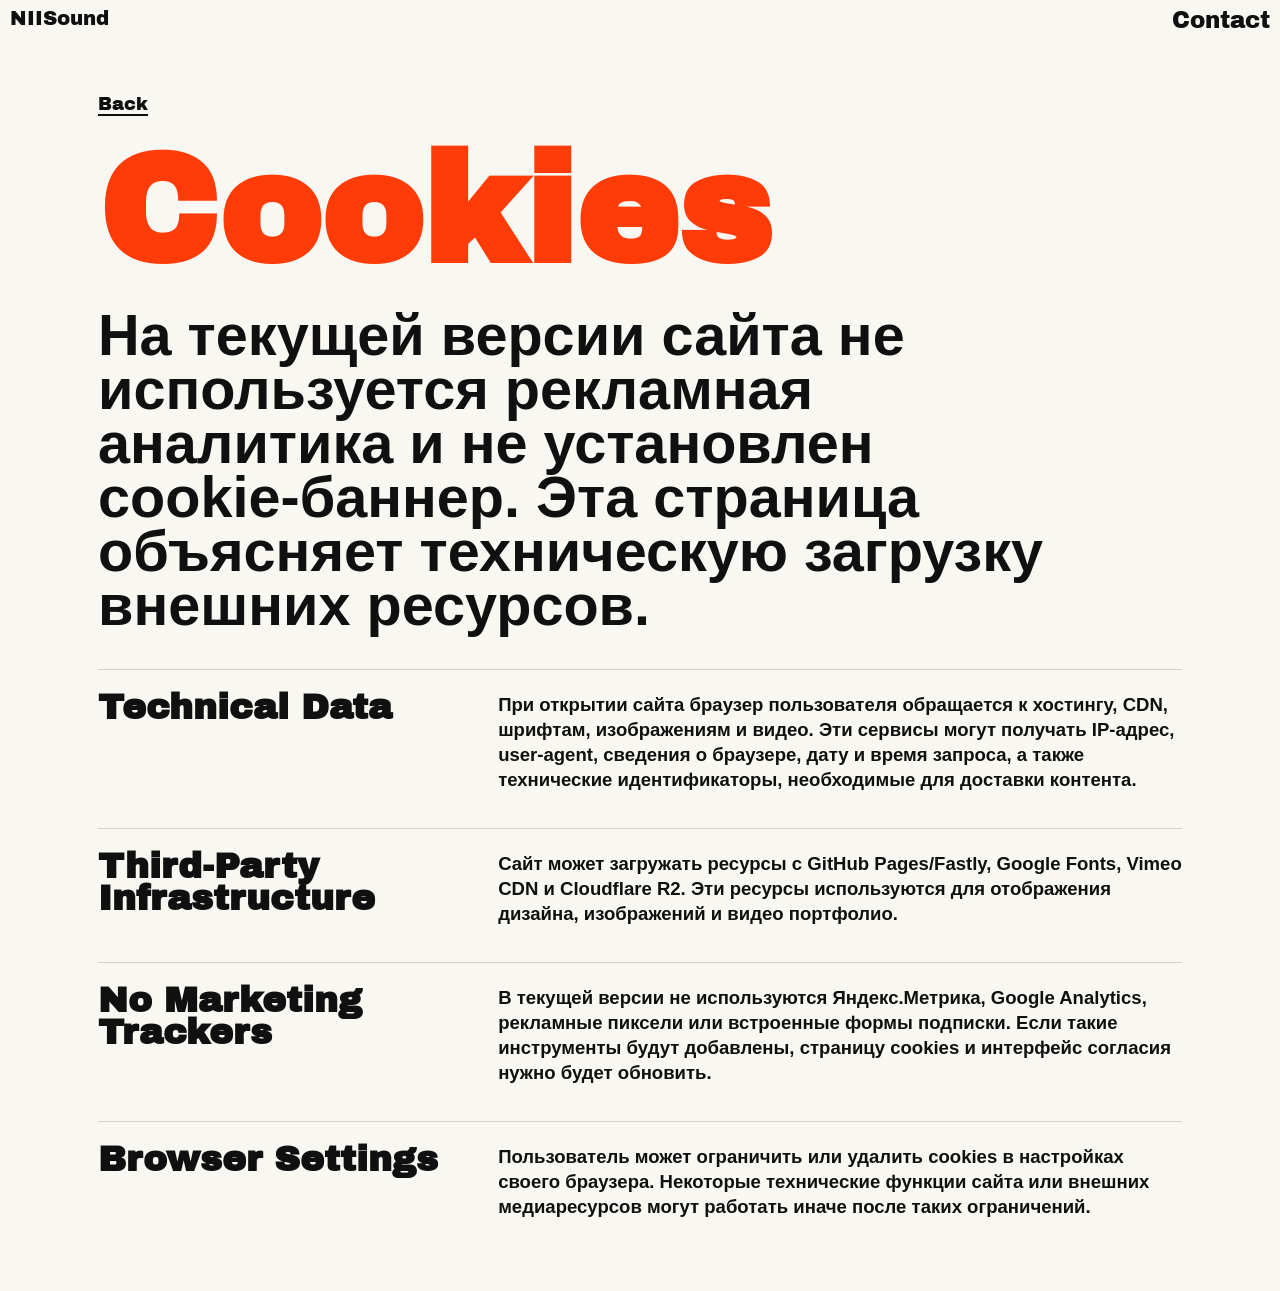
<file: cookies.html>
<!doctype html>
<html lang="ru">
  <head>
    <meta charset="UTF-8" />
    <meta name="viewport" content="width=device-width, initial-scale=1.0" />
    <title>NIISound | Cookies</title>
    <link rel="preconnect" href="https://fonts.googleapis.com" />
    <link rel="preconnect" href="https://fonts.gstatic.com" crossorigin />
    <link
      href="https://fonts.googleapis.com/css2?family=Archivo+Black&family=Libre+Baskerville:ital@1&display=swap"
      rel="stylesheet"
    />
    <style>
      :root { color-scheme: light; --paper: #f8f7f1; --ink: #101010; --red: #ff3b08; --line: rgba(16, 16, 16, 0.16); }
      * { box-sizing: border-box; }
      body { margin: 0; background: var(--paper); color: var(--ink); font-family: "Archivo Black", Arial Black, Impact, sans-serif; letter-spacing: 0; }
      a { color: inherit; text-decoration: none; }
      .site-header { position: fixed; top: 0; left: 0; z-index: 30; display: flex; width: 100%; justify-content: space-between; padding: 9px 10px; font-size: clamp(1rem, 1.55vw, 1.75rem); line-height: 1; }
      .header-link { font-size: clamp(1rem, 1.8vw, 2rem); }
      .legal-layout { display: grid; gap: 36px; max-width: 1120px; margin: 0 auto; padding: 94px 18px 72px; }
      .legal-back { justify-self: start; border-bottom: 2px solid currentColor; font-size: clamp(1rem, 1.4vw, 1.4rem); }
      h1 { max-width: 980px; margin: 0; color: var(--red); font-size: clamp(4rem, 12vw, 14rem); line-height: 0.78; }
      .legal-lead { max-width: 960px; margin: 0; font-size: clamp(1.65rem, 4.5vw, 5.9rem); line-height: 0.94; }
      section { display: grid; grid-template-columns: minmax(180px, 0.55fr) minmax(260px, 1fr); gap: 24px; padding-top: 22px; border-top: 1px solid var(--line); }
      h2 { margin: 0; font-size: clamp(1.4rem, 2.8vw, 3.6rem); line-height: 0.9; }
      p { margin: 0; font-family: Arial, Helvetica, sans-serif; font-size: clamp(1rem, 1.45vw, 1.3rem); font-weight: 700; line-height: 1.35; }
      @media (max-width: 760px) { .legal-layout { gap: 28px; padding-top: 82px; } section { grid-template-columns: 1fr; } }
    </style>
  </head>
  <body>
    <header class="site-header">
      <a class="mini-logo" href="index.html">NIISound</a>
      <a class="header-link" href="index.html#contact">Contact</a>
    </header>

    <main class="legal-layout">
      <a class="legal-back" href="index.html#contact">Back</a>
      <h1>Cookies</h1>
      <p class="legal-lead">
        На текущей версии сайта не используется рекламная аналитика и не установлен cookie-баннер. Эта страница
        объясняет техническую загрузку внешних ресурсов.
      </p>

      <section>
        <h2>Technical Data</h2>
        <p>
          При открытии сайта браузер пользователя обращается к хостингу, CDN, шрифтам, изображениям и видео.
          Эти сервисы могут получать IP-адрес, user-agent, сведения о браузере, дату и время запроса, а также
          технические идентификаторы, необходимые для доставки контента.
        </p>
      </section>

      <section>
        <h2>Third-Party Infrastructure</h2>
        <p>
          Сайт может загружать ресурсы с GitHub Pages/Fastly, Google Fonts, Vimeo CDN и Cloudflare R2. Эти ресурсы
          используются для отображения дизайна, изображений и видео портфолио.
        </p>
      </section>

      <section>
        <h2>No Marketing Trackers</h2>
        <p>
          В текущей версии не используются Яндекс.Метрика, Google Analytics, рекламные пиксели или встроенные
          формы подписки. Если такие инструменты будут добавлены, страницу cookies и интерфейс согласия нужно будет
          обновить.
        </p>
      </section>

      <section>
        <h2>Browser Settings</h2>
        <p>
          Пользователь может ограничить или удалить cookies в настройках своего браузера. Некоторые технические
          функции сайта или внешних медиаресурсов могут работать иначе после таких ограничений.
        </p>
      </section>
    </main>
  </body>
</html>
</file>
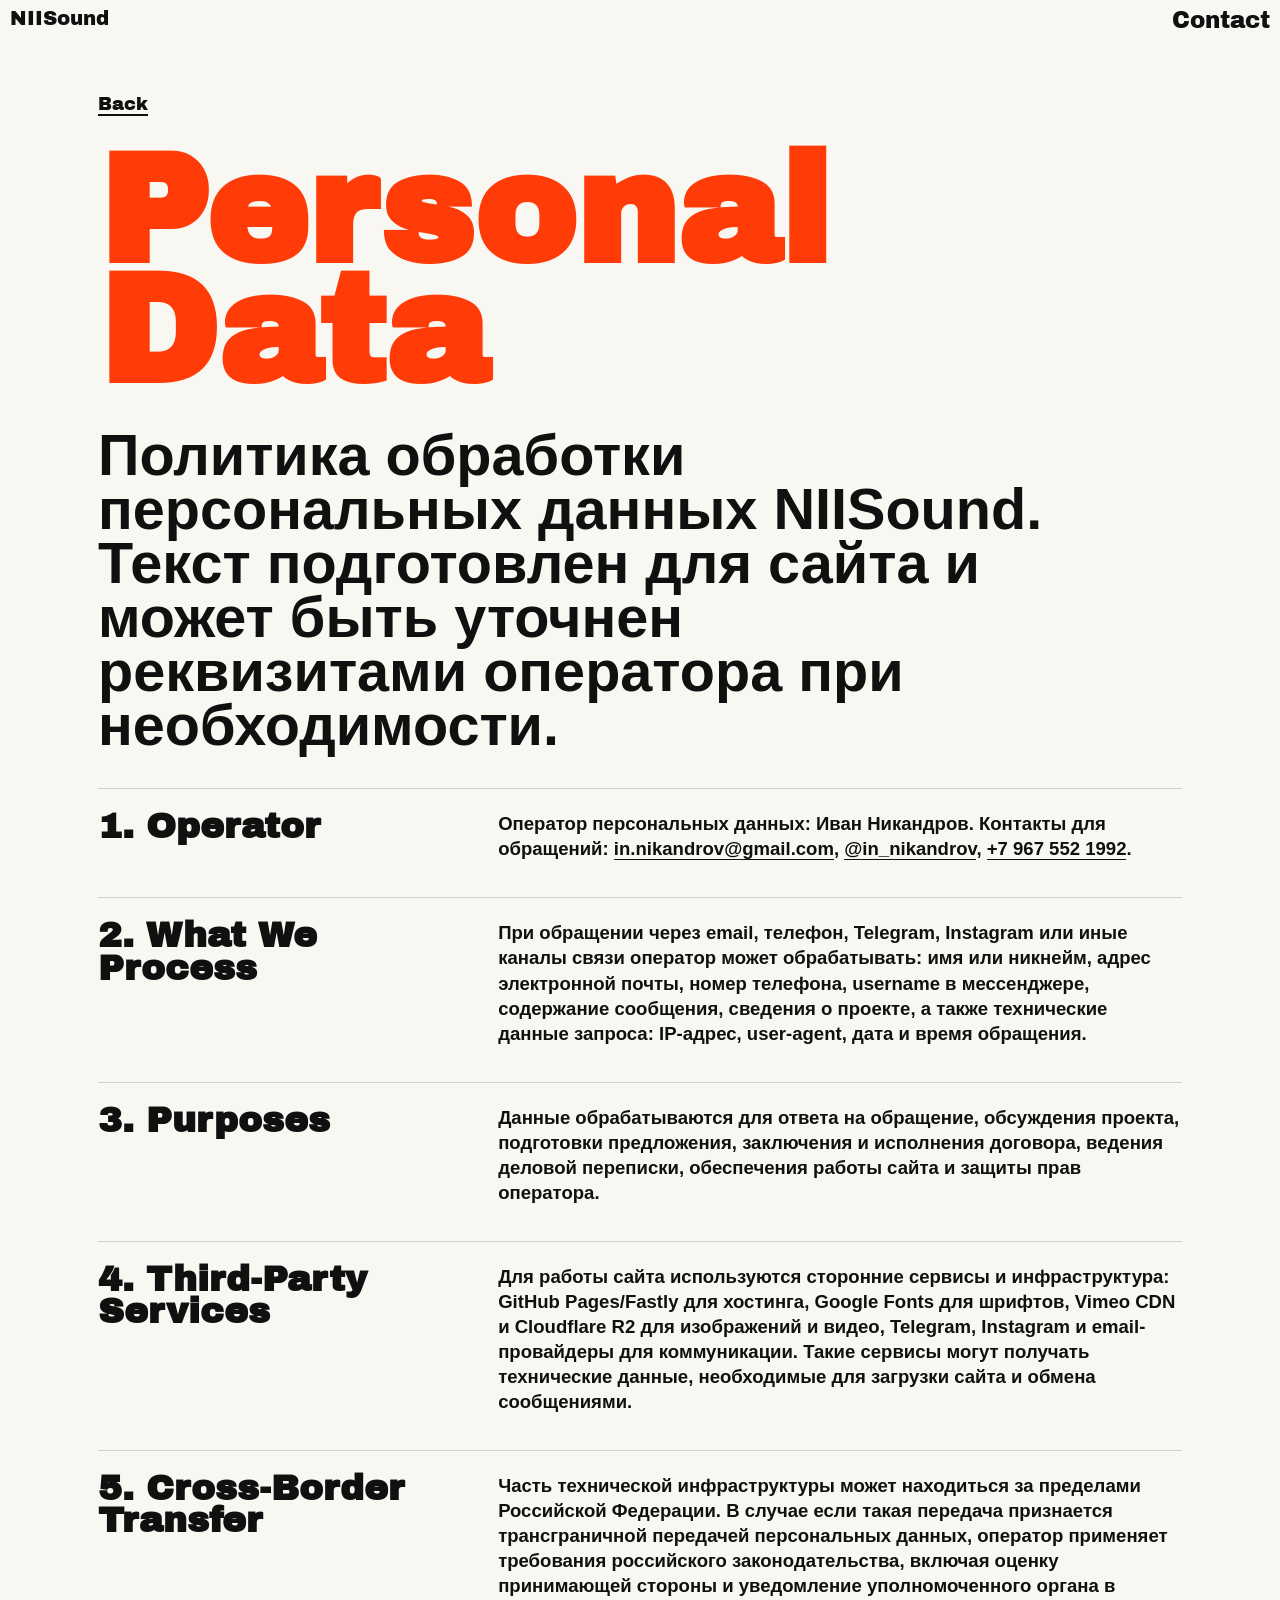
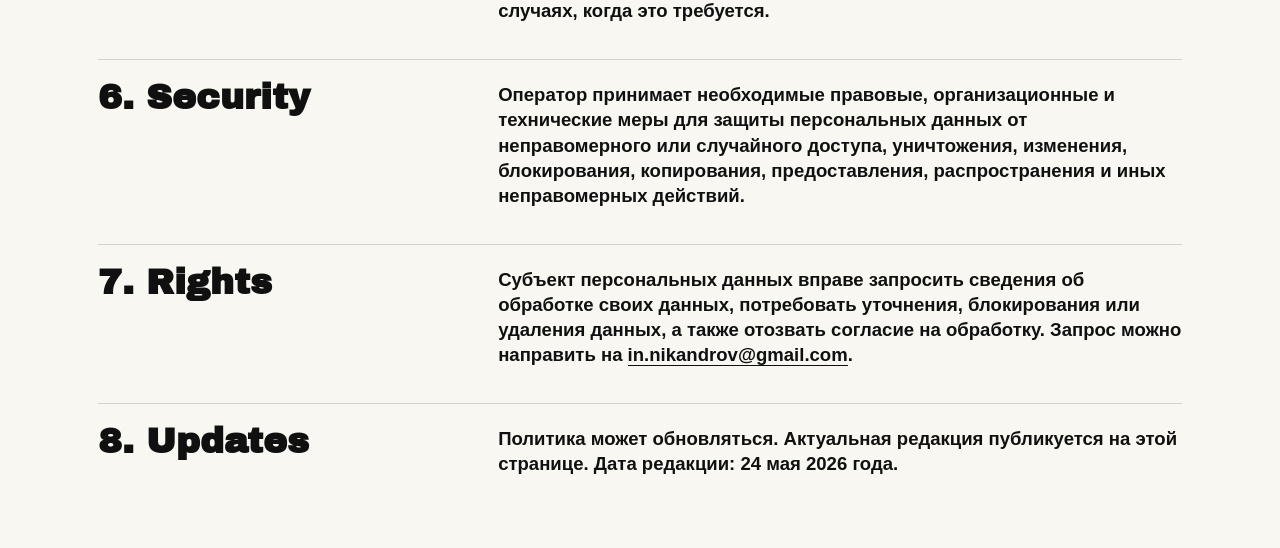
<file: privacy.html>
<!doctype html>
<html lang="ru">
  <head>
    <meta charset="UTF-8" />
    <meta name="viewport" content="width=device-width, initial-scale=1.0" />
    <title>NIISound | Personal Data</title>
    <link rel="preconnect" href="https://fonts.googleapis.com" />
    <link rel="preconnect" href="https://fonts.gstatic.com" crossorigin />
    <link
      href="https://fonts.googleapis.com/css2?family=Archivo+Black&family=Libre+Baskerville:ital@1&display=swap"
      rel="stylesheet"
    />
    <style>
      :root { color-scheme: light; --paper: #f8f7f1; --ink: #101010; --red: #ff3b08; --line: rgba(16, 16, 16, 0.16); }
      * { box-sizing: border-box; }
      body { margin: 0; background: var(--paper); color: var(--ink); font-family: "Archivo Black", Arial Black, Impact, sans-serif; letter-spacing: 0; }
      a { color: inherit; text-decoration: none; }
      .site-header { position: fixed; top: 0; left: 0; z-index: 30; display: flex; width: 100%; justify-content: space-between; padding: 9px 10px; font-size: clamp(1rem, 1.55vw, 1.75rem); line-height: 1; }
      .header-link { font-size: clamp(1rem, 1.8vw, 2rem); }
      .legal-layout { display: grid; gap: 36px; max-width: 1120px; margin: 0 auto; padding: 94px 18px 72px; }
      .legal-back { justify-self: start; border-bottom: 2px solid currentColor; font-size: clamp(1rem, 1.4vw, 1.4rem); }
      h1 { max-width: 980px; margin: 0; color: var(--red); font-size: clamp(4rem, 12vw, 14rem); line-height: 0.78; }
      .legal-lead { max-width: 960px; margin: 0; font-size: clamp(1.65rem, 4.5vw, 5.9rem); line-height: 0.94; }
      section { display: grid; grid-template-columns: minmax(180px, 0.55fr) minmax(260px, 1fr); gap: 24px; padding-top: 22px; border-top: 1px solid var(--line); }
      h2 { margin: 0; font-size: clamp(1.4rem, 2.8vw, 3.6rem); line-height: 0.9; }
      p { margin: 0; font-family: Arial, Helvetica, sans-serif; font-size: clamp(1rem, 1.45vw, 1.3rem); font-weight: 700; line-height: 1.35; }
      p a { border-bottom: 1px solid currentColor; }
      @media (max-width: 760px) { .legal-layout { gap: 28px; padding-top: 82px; } section { grid-template-columns: 1fr; } }
    </style>
  </head>
  <body>
    <header class="site-header">
      <a class="mini-logo" href="index.html">NIISound</a>
      <a class="header-link" href="index.html#contact">Contact</a>
    </header>

    <main class="legal-layout">
      <a class="legal-back" href="index.html#contact">Back</a>
      <h1>Personal Data</h1>
      <p class="legal-lead">
        Политика обработки персональных данных NIISound. Текст подготовлен для сайта и может быть уточнен реквизитами
        оператора при необходимости.
      </p>

      <section>
        <h2>1. Operator</h2>
        <p>
          Оператор персональных данных: Иван Никандров. Контакты для обращений:
          <a href="mailto:in.nikandrov@gmail.com">in.nikandrov@gmail.com</a>,
          <a href="https://t.me/in_nikandrov">@in_nikandrov</a>,
          <a href="tel:+79675521992">+7 967 552 1992</a>.
        </p>
      </section>

      <section>
        <h2>2. What We Process</h2>
        <p>
          При обращении через email, телефон, Telegram, Instagram или иные каналы связи оператор может обрабатывать:
          имя или никнейм, адрес электронной почты, номер телефона, username в мессенджере, содержание сообщения,
          сведения о проекте, а также технические данные запроса: IP-адрес, user-agent, дата и время обращения.
        </p>
      </section>

      <section>
        <h2>3. Purposes</h2>
        <p>
          Данные обрабатываются для ответа на обращение, обсуждения проекта, подготовки предложения, заключения и
          исполнения договора, ведения деловой переписки, обеспечения работы сайта и защиты прав оператора.
        </p>
      </section>

      <section>
        <h2>4. Third-Party Services</h2>
        <p>
          Для работы сайта используются сторонние сервисы и инфраструктура: GitHub Pages/Fastly для хостинга,
          Google Fonts для шрифтов, Vimeo CDN и Cloudflare R2 для изображений и видео, Telegram, Instagram и
          email-провайдеры для коммуникации. Такие сервисы могут получать технические данные, необходимые для
          загрузки сайта и обмена сообщениями.
        </p>
      </section>

      <section>
        <h2>5. Cross-Border Transfer</h2>
        <p>
          Часть технической инфраструктуры может находиться за пределами Российской Федерации. В случае если такая
          передача признается трансграничной передачей персональных данных, оператор применяет требования
          российского законодательства, включая оценку принимающей стороны и уведомление уполномоченного органа
          в случаях, когда это требуется.
        </p>
      </section>

      <section>
        <h2>6. Security</h2>
        <p>
          Оператор принимает необходимые правовые, организационные и технические меры для защиты персональных данных
          от неправомерного или случайного доступа, уничтожения, изменения, блокирования, копирования,
          предоставления, распространения и иных неправомерных действий.
        </p>
      </section>

      <section>
        <h2>7. Rights</h2>
        <p>
          Субъект персональных данных вправе запросить сведения об обработке своих данных, потребовать уточнения,
          блокирования или удаления данных, а также отозвать согласие на обработку. Запрос можно направить на
          <a href="mailto:in.nikandrov@gmail.com">in.nikandrov@gmail.com</a>.
        </p>
      </section>

      <section>
        <h2>8. Updates</h2>
        <p>
          Политика может обновляться. Актуальная редакция публикуется на этой странице. Дата редакции:
          24 мая 2026 года.
        </p>
      </section>
    </main>
  </body>
</html>
</file>
